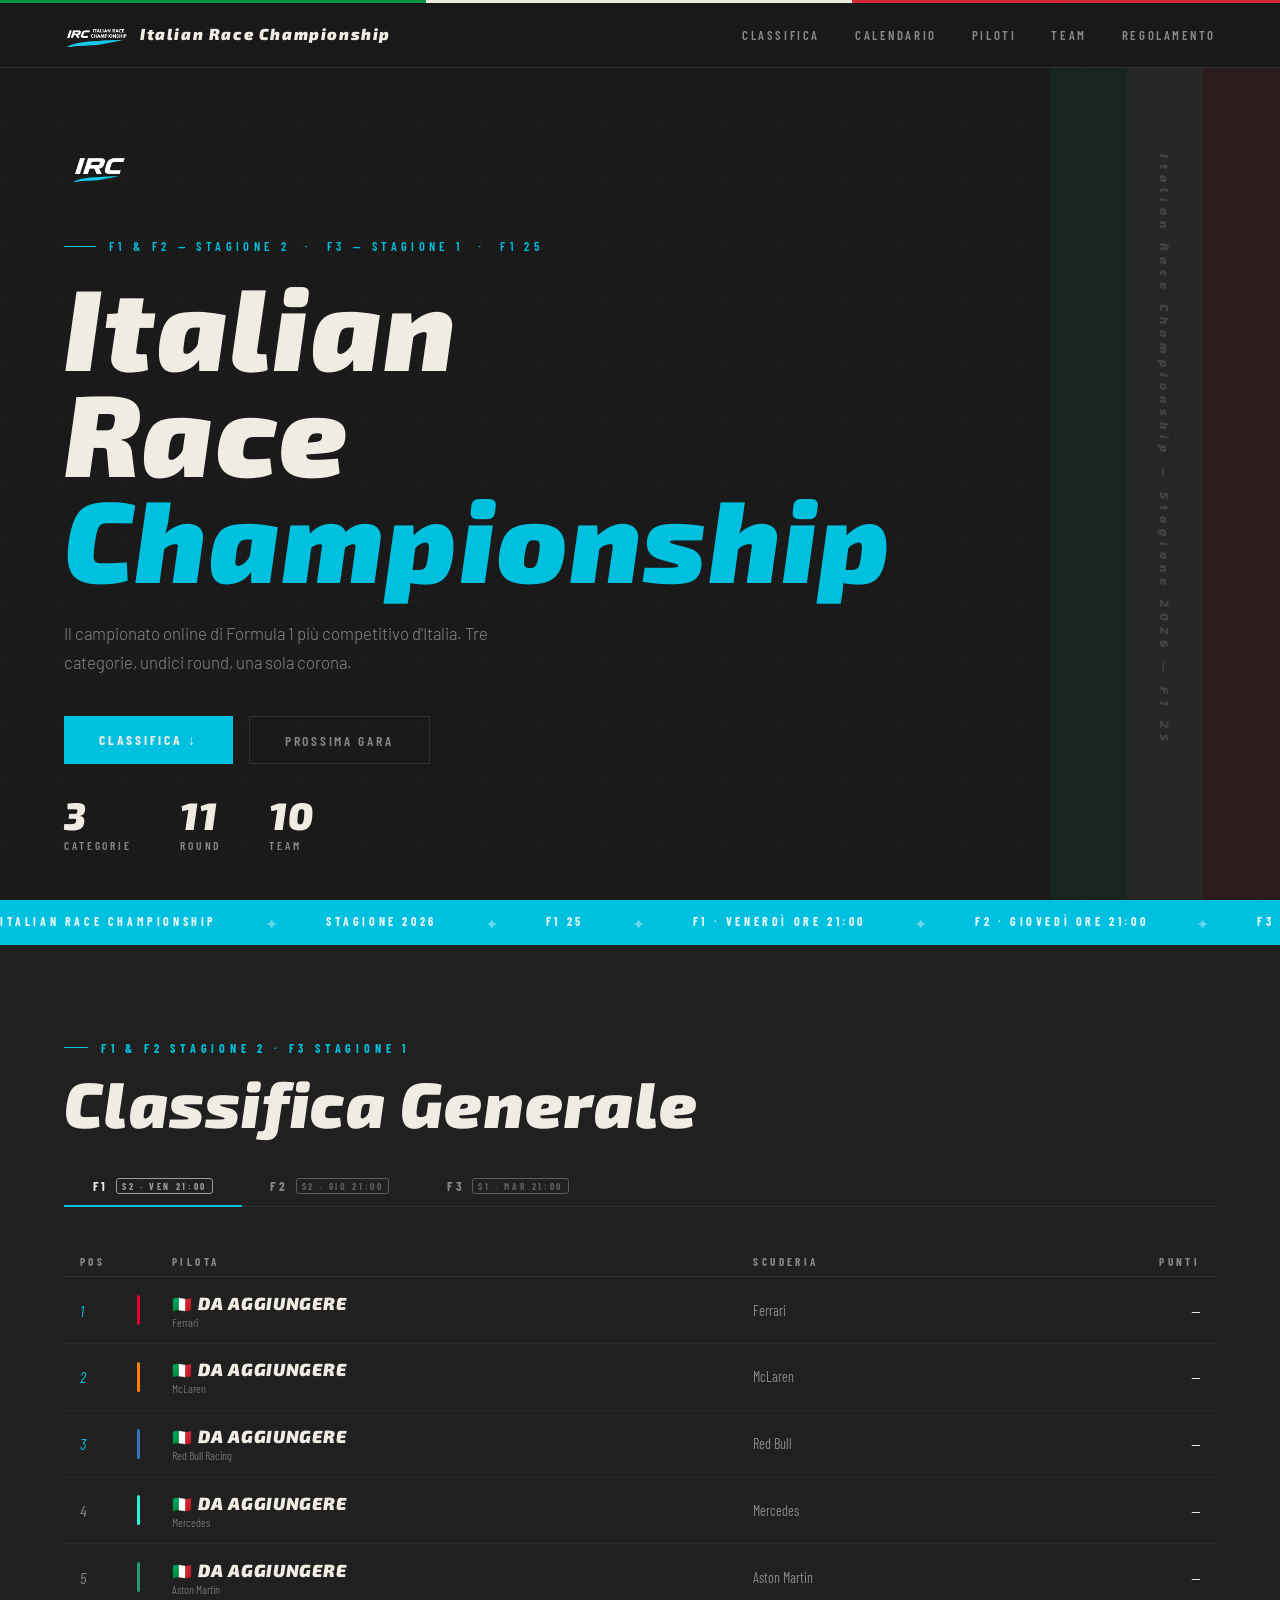
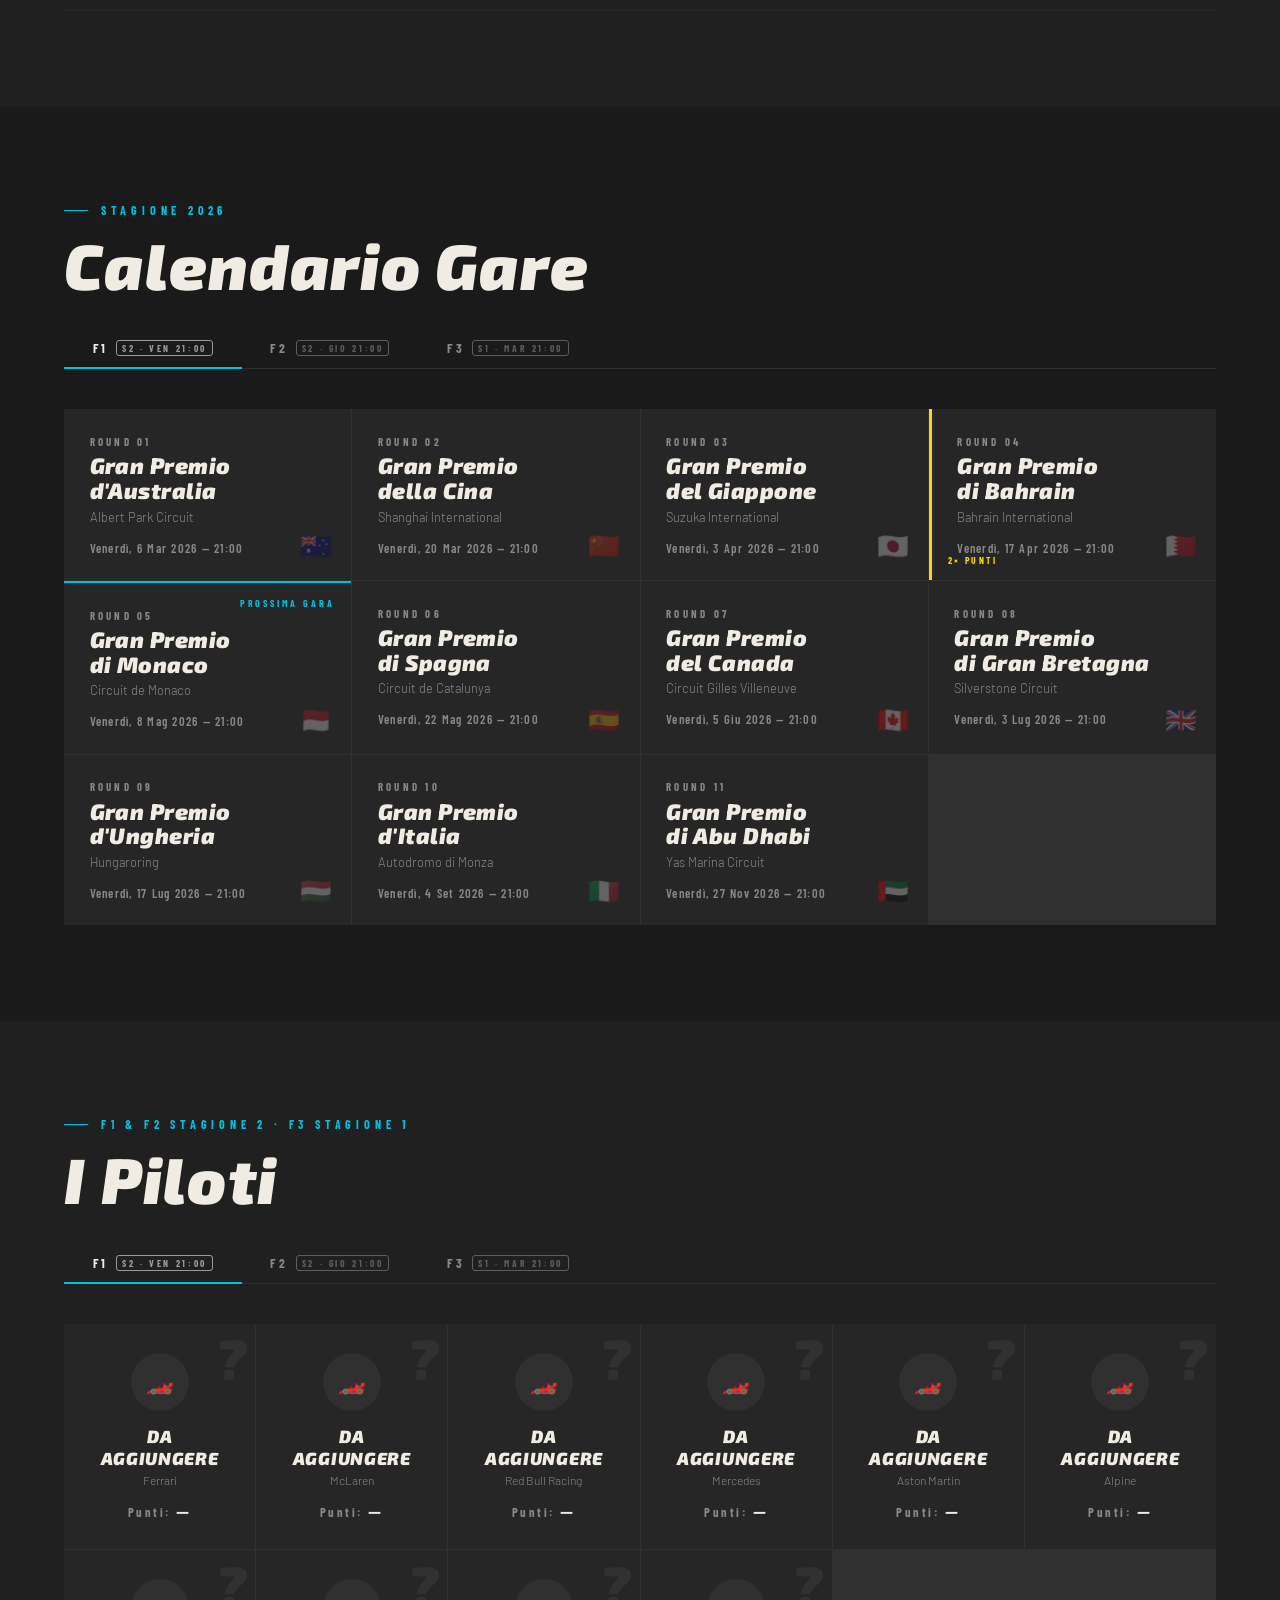
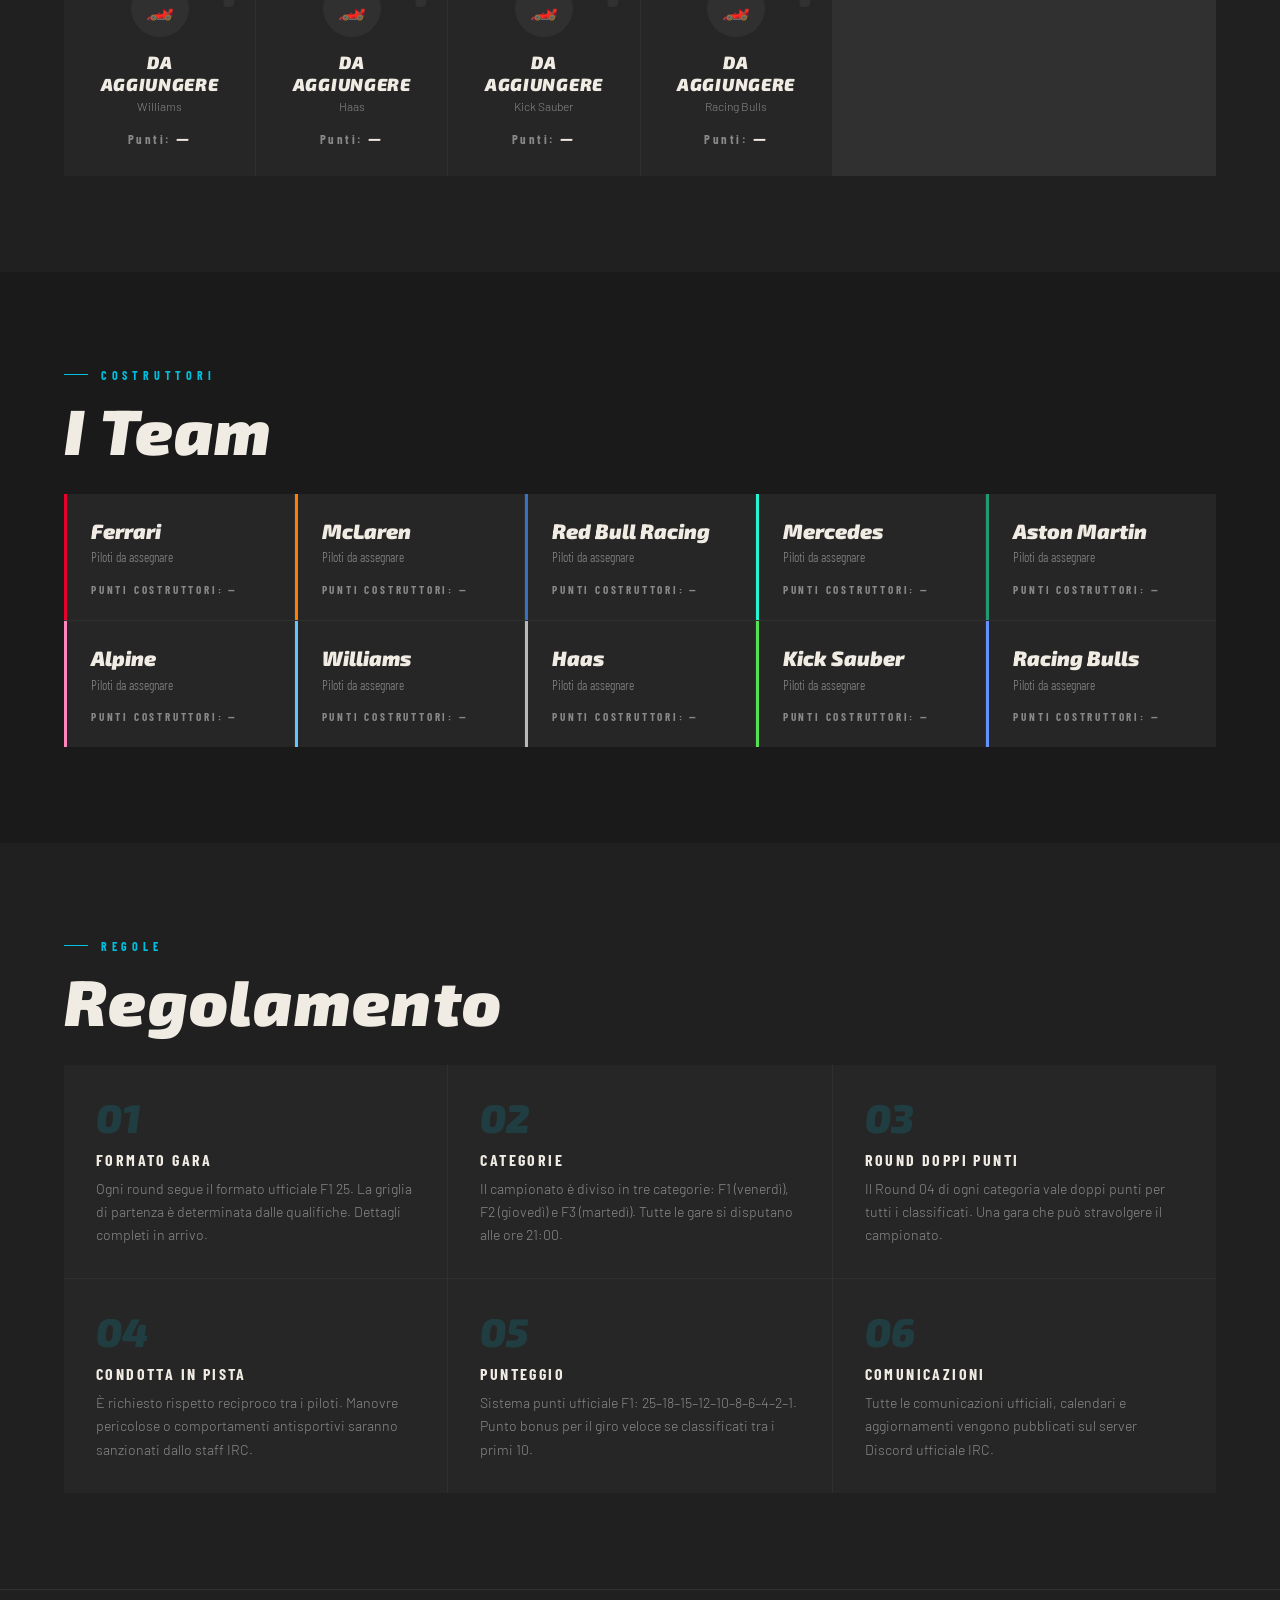
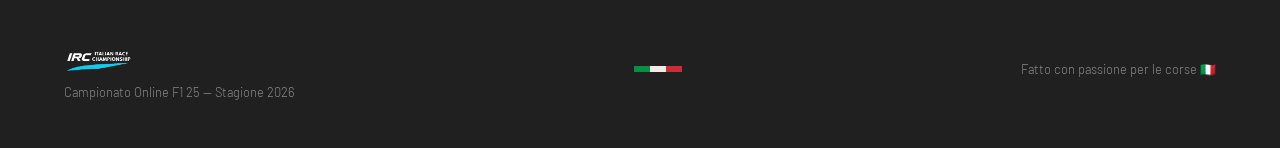
<file: index.html>
<!DOCTYPE html>
<html lang="it">
<head>
    <meta charset="UTF-8" />
    <meta name="viewport" content="width=device-width, initial-scale=1.0" />
    <title>Italian Race Championship — F1 25</title>
    <link rel="preconnect" href="https://fonts.googleapis.com">
    <link href="https://fonts.googleapis.com/css2?family=Exo+2:ital,wght@0,800;0,900;1,800;1,900&family=Barlow+Condensed:wght@300;400;600;700&family=Barlow:wght@300;400&display=swap" rel="stylesheet">
    <link rel="stylesheet" href="style.css">
</head>
<body>

    <!-- NAVBAR -->
    <nav id="navbar">
        <a href="#" class="nav-logo">
            <img src="IRC_completo_white.png" alt="IRC" />
            <span class="nav-logo-text">Italian Race Championship</span>
        </a>
        <ul class="nav-links" id="navLinks">
            <li><a href="#classifica">Classifica</a></li>
            <li><a href="#calendario">Calendario</a></li>
            <li><a href="#piloti">Piloti</a></li>
            <li><a href="#team">Team</a></li>
            <li><a href="#regolamento">Regolamento</a></li>
        </ul>
        <button class="hamburger" id="hamburger" aria-label="Menu">
            <span></span><span></span><span></span>
        </button>
    </nav>

    <!-- HERO -->
    <section class="hero" id="home">
        <div class="hero-content">
            <div class="hero-logo">
                <img src="IRC_acronimo_white.png" alt="Italian Race Championship" />
            </div>
            <div class="hero-label">F1 &amp; F2 — Stagione 2 &nbsp;·&nbsp; F3 — Stagione 1 &nbsp;·&nbsp; F1 25</div>
            <h1 class="hero-title">
                Italian<br>
                <span class="outline" style="-webkit-text-stroke:0;color:var(--white);">Race</span><br>
                <span class="accent">Championship</span>
            </h1>
            <p class="hero-sub">
                Il campionato online di Formula 1 più competitivo d'Italia. Tre categorie, undici round, una sola corona.
            </p>
            <div class="hero-actions">
                <a href="#classifica" class="btn-primary">Classifica ↓</a>
                <a href="#calendario" class="btn-ghost">Prossima Gara</a>
            </div>
        </div>
        <div class="hero-stats">
            <div class="stat-item">
                <div class="stat-num">3</div>
                <div class="stat-label">Categorie</div>
            </div>
            <div class="stat-item">
                <div class="stat-num">11</div>
                <div class="stat-label">Round</div>
            </div>
            <div class="stat-item">
                <div class="stat-num">10</div>
                <div class="stat-label">Team</div>
            </div>
        </div>
        <div class="hero-season"><span>Italian Race Championship — Stagione 2026 — F1 25</span></div>
    </section>

    <!-- MARQUEE -->
    <div class="marquee-strip">
        <div class="marquee-inner">
            <span class="marquee-item">Italian Race Championship</span>
            <span class="marquee-sep">✦</span>
            <span class="marquee-item">Stagione 2026</span>
            <span class="marquee-sep">✦</span>
            <span class="marquee-item">F1 25</span>
            <span class="marquee-sep">✦</span>
            <span class="marquee-item">F1 · Venerdì ore 21:00</span>
            <span class="marquee-sep">✦</span>
            <span class="marquee-item">F2 · Giovedì ore 21:00</span>
            <span class="marquee-sep">✦</span>
            <span class="marquee-item">F3 · Martedì ore 21:00</span>
            <span class="marquee-sep">✦</span>
            <span class="marquee-item">Italian Race Championship</span>
            <span class="marquee-sep">✦</span>
            <span class="marquee-item">Stagione 2026</span>
            <span class="marquee-sep">✦</span>
            <span class="marquee-item">F1 25</span>
            <span class="marquee-sep">✦</span>
            <span class="marquee-item">F1 · Venerdì ore 21:00</span>
            <span class="marquee-sep">✦</span>
            <span class="marquee-item">F2 · Giovedì ore 21:00</span>
            <span class="marquee-sep">✦</span>
            <span class="marquee-item">F3 · Martedì ore 21:00</span>
            <span class="marquee-sep">✦</span>
        </div>
    </div>

    <!-- CLASSIFICA -->
    <section id="classifica">
        <div class="section-label">F1 &amp; F2 Stagione 2 · F3 Stagione 1</div>
        <h2 class="section-title">Classifica Generale</h2>
        <div class="cat-tabs">
            <button class="cat-tab active" data-target="cls-f1">F1 <span class="tab-badge">S2 · VEN 21:00</span></button>
            <button class="cat-tab" data-target="cls-f2">F2 <span class="tab-badge">S2 · GIO 21:00</span></button>
            <button class="cat-tab" data-target="cls-f3">F3 <span class="tab-badge">S1 · MAR 21:00</span></button>
        </div>

        <!-- F1 -->
        <div class="cat-pane active" id="cls-f1">
            <table class="standings-table">
                <thead><tr><th style="width:50px">Pos</th><th style="width:16px"></th><th>Pilota</th><th>Scuderia</th><th style="text-align:right">Punti</th></tr></thead>
                <tbody>
                    <tr><td class="pos-num top">1</td><td><div class="team-color-bar" style="background:#e8002d"></div></td><td><span class="driver-flag">🇮🇹</span><span class="t-driver-name">DA AGGIUNGERE</span><span class="t-driver-team">Ferrari</span></td><td style="color:var(--dim);font-family:'Barlow Condensed',sans-serif;font-size:.88rem;">Ferrari</td><td class="pts">—</td></tr>
                    <tr><td class="pos-num top">2</td><td><div class="team-color-bar" style="background:#FF8000"></div></td><td><span class="driver-flag">🇮🇹</span><span class="t-driver-name">DA AGGIUNGERE</span><span class="t-driver-team">McLaren</span></td><td style="color:var(--dim);font-family:'Barlow Condensed',sans-serif;font-size:.88rem;">McLaren</td><td class="pts">—</td></tr>
                    <tr><td class="pos-num top">3</td><td><div class="team-color-bar" style="background:#3671C6"></div></td><td><span class="driver-flag">🇮🇹</span><span class="t-driver-name">DA AGGIUNGERE</span><span class="t-driver-team">Red Bull Racing</span></td><td style="color:var(--dim);font-family:'Barlow Condensed',sans-serif;font-size:.88rem;">Red Bull</td><td class="pts">—</td></tr>
                    <tr><td class="pos-num">4</td><td><div class="team-color-bar" style="background:#27F4D2"></div></td><td><span class="driver-flag">🇮🇹</span><span class="t-driver-name">DA AGGIUNGERE</span><span class="t-driver-team">Mercedes</span></td><td style="color:var(--dim);font-family:'Barlow Condensed',sans-serif;font-size:.88rem;">Mercedes</td><td class="pts">—</td></tr>
                    <tr><td class="pos-num">5</td><td><div class="team-color-bar" style="background:#229971"></div></td><td><span class="driver-flag">🇮🇹</span><span class="t-driver-name">DA AGGIUNGERE</span><span class="t-driver-team">Aston Martin</span></td><td style="color:var(--dim);font-family:'Barlow Condensed',sans-serif;font-size:.88rem;">Aston Martin</td><td class="pts">—</td></tr>
                </tbody>
            </table>
        </div>

        <!-- F2 -->
        <div class="cat-pane" id="cls-f2">
            <table class="standings-table">
                <thead><tr><th style="width:50px">Pos</th><th style="width:16px"></th><th>Pilota</th><th>Scuderia</th><th style="text-align:right">Punti</th></tr></thead>
                <tbody>
                    <tr><td class="pos-num top">1</td><td><div class="team-color-bar" style="background:#FF87BC"></div></td><td><span class="driver-flag">🇮🇹</span><span class="t-driver-name">DA AGGIUNGERE</span><span class="t-driver-team">Alpine</span></td><td style="color:var(--dim);font-family:'Barlow Condensed',sans-serif;font-size:.88rem;">Alpine</td><td class="pts">—</td></tr>
                    <tr><td class="pos-num top">2</td><td><div class="team-color-bar" style="background:#64C4FF"></div></td><td><span class="driver-flag">🇮🇹</span><span class="t-driver-name">DA AGGIUNGERE</span><span class="t-driver-team">Williams</span></td><td style="color:var(--dim);font-family:'Barlow Condensed',sans-serif;font-size:.88rem;">Williams</td><td class="pts">—</td></tr>
                    <tr><td class="pos-num top">3</td><td><div class="team-color-bar" style="background:#B6BABD"></div></td><td><span class="driver-flag">🇮🇹</span><span class="t-driver-name">DA AGGIUNGERE</span><span class="t-driver-team">Haas</span></td><td style="color:var(--dim);font-family:'Barlow Condensed',sans-serif;font-size:.88rem;">Haas</td><td class="pts">—</td></tr>
                    <tr><td class="pos-num">4</td><td><div class="team-color-bar" style="background:#52E252"></div></td><td><span class="driver-flag">🇮🇹</span><span class="t-driver-name">DA AGGIUNGERE</span><span class="t-driver-team">Kick Sauber</span></td><td style="color:var(--dim);font-family:'Barlow Condensed',sans-serif;font-size:.88rem;">Kick Sauber</td><td class="pts">—</td></tr>
                    <tr><td class="pos-num">5</td><td><div class="team-color-bar" style="background:#6692FF"></div></td><td><span class="driver-flag">🇮🇹</span><span class="t-driver-name">DA AGGIUNGERE</span><span class="t-driver-team">Racing Bulls</span></td><td style="color:var(--dim);font-family:'Barlow Condensed',sans-serif;font-size:.88rem;">Racing Bulls</td><td class="pts">—</td></tr>
                </tbody>
            </table>
        </div>

        <!-- F3 -->
        <div class="cat-pane" id="cls-f3">
            <table class="standings-table">
                <thead><tr><th style="width:50px">Pos</th><th style="width:16px"></th><th>Pilota</th><th>Scuderia</th><th style="text-align:right">Punti</th></tr></thead>
                <tbody>
                    <tr><td class="pos-num top">1</td><td><div class="team-color-bar" style="background:#e8002d"></div></td><td><span class="driver-flag">🇮🇹</span><span class="t-driver-name">DA AGGIUNGERE</span><span class="t-driver-team">Ferrari</span></td><td style="color:var(--dim);font-family:'Barlow Condensed',sans-serif;font-size:.88rem;">Ferrari</td><td class="pts">—</td></tr>
                    <tr><td class="pos-num top">2</td><td><div class="team-color-bar" style="background:#FF8000"></div></td><td><span class="driver-flag">🇮🇹</span><span class="t-driver-name">DA AGGIUNGERE</span><span class="t-driver-team">McLaren</span></td><td style="color:var(--dim);font-family:'Barlow Condensed',sans-serif;font-size:.88rem;">McLaren</td><td class="pts">—</td></tr>
                    <tr><td class="pos-num top">3</td><td><div class="team-color-bar" style="background:#3671C6"></div></td><td><span class="driver-flag">🇮🇹</span><span class="t-driver-name">DA AGGIUNGERE</span><span class="t-driver-team">Red Bull Racing</span></td><td style="color:var(--dim);font-family:'Barlow Condensed',sans-serif;font-size:.88rem;">Red Bull</td><td class="pts">—</td></tr>
                    <tr><td class="pos-num">4</td><td><div class="team-color-bar" style="background:#27F4D2"></div></td><td><span class="driver-flag">🇮🇹</span><span class="t-driver-name">DA AGGIUNGERE</span><span class="t-driver-team">Mercedes</span></td><td style="color:var(--dim);font-family:'Barlow Condensed',sans-serif;font-size:.88rem;">Mercedes</td><td class="pts">—</td></tr>
                    <tr><td class="pos-num">5</td><td><div class="team-color-bar" style="background:#229971"></div></td><td><span class="driver-flag">🇮🇹</span><span class="t-driver-name">DA AGGIUNGERE</span><span class="t-driver-team">Aston Martin</span></td><td style="color:var(--dim);font-family:'Barlow Condensed',sans-serif;font-size:.88rem;">Aston Martin</td><td class="pts">—</td></tr>
                </tbody>
            </table>
        </div>
    </section>

    <!-- CALENDARIO -->
    <section id="calendario">
        <div class="section-label">Stagione 2026</div>
        <h2 class="section-title">Calendario Gare</h2>
        <div class="cat-tabs">
            <button class="cat-tab active" data-target="cal-f1">F1 <span class="tab-badge">S2 · VEN 21:00</span></button>
            <button class="cat-tab" data-target="cal-f2">F2 <span class="tab-badge">S2 · GIO 21:00</span></button>
            <button class="cat-tab" data-target="cal-f3">F3 <span class="tab-badge">S1 · MAR 21:00</span></button>
        </div>

        <!-- F1 Calendar -->
        <div class="cat-pane active" id="cal-f1">
            <div class="races-grid">
                <div class="race-card"><div class="race-round">Round 01</div><div class="race-name">Gran Premio<br>d'Australia</div><div class="race-circuit">Albert Park Circuit</div><div class="race-date">Venerdì, 6 Mar 2026 — 21:00</div><div class="race-flag">🇦🇺</div></div>
                <div class="race-card"><div class="race-round">Round 02</div><div class="race-name">Gran Premio<br>della Cina</div><div class="race-circuit">Shanghai International</div><div class="race-date">Venerdì, 20 Mar 2026 — 21:00</div><div class="race-flag">🇨🇳</div></div>
                <div class="race-card"><div class="race-round">Round 03</div><div class="race-name">Gran Premio<br>del Giappone</div><div class="race-circuit">Suzuka International</div><div class="race-date">Venerdì, 3 Apr 2026 — 21:00</div><div class="race-flag">🇯🇵</div></div>
                <div class="race-card double-pts"><div class="race-round">Round 04</div><div class="race-name">Gran Premio<br>di Bahrain</div><div class="race-circuit">Bahrain International</div><div class="race-date">Venerdì, 17 Apr 2026 — 21:00</div><div class="race-flag">🇧🇭</div></div>
                <div class="race-card next"><div class="race-round">Round 05</div><div class="race-name">Gran Premio<br>di Monaco</div><div class="race-circuit">Circuit de Monaco</div><div class="race-date">Venerdì, 8 Mag 2026 — 21:00</div><div class="race-flag">🇲🇨</div></div>
                <div class="race-card"><div class="race-round">Round 06</div><div class="race-name">Gran Premio<br>di Spagna</div><div class="race-circuit">Circuit de Catalunya</div><div class="race-date">Venerdì, 22 Mag 2026 — 21:00</div><div class="race-flag">🇪🇸</div></div>
                <div class="race-card"><div class="race-round">Round 07</div><div class="race-name">Gran Premio<br>del Canada</div><div class="race-circuit">Circuit Gilles Villeneuve</div><div class="race-date">Venerdì, 5 Giu 2026 — 21:00</div><div class="race-flag">🇨🇦</div></div>
                <div class="race-card"><div class="race-round">Round 08</div><div class="race-name">Gran Premio<br>di Gran Bretagna</div><div class="race-circuit">Silverstone Circuit</div><div class="race-date">Venerdì, 3 Lug 2026 — 21:00</div><div class="race-flag">🇬🇧</div></div>
                <div class="race-card"><div class="race-round">Round 09</div><div class="race-name">Gran Premio<br>d'Ungheria</div><div class="race-circuit">Hungaroring</div><div class="race-date">Venerdì, 17 Lug 2026 — 21:00</div><div class="race-flag">🇭🇺</div></div>
                <div class="race-card"><div class="race-round">Round 10</div><div class="race-name">Gran Premio<br>d'Italia</div><div class="race-circuit">Autodromo di Monza</div><div class="race-date">Venerdì, 4 Set 2026 — 21:00</div><div class="race-flag">🇮🇹</div></div>
                <div class="race-card"><div class="race-round">Round 11</div><div class="race-name">Gran Premio<br>di Abu Dhabi</div><div class="race-circuit">Yas Marina Circuit</div><div class="race-date">Venerdì, 27 Nov 2026 — 21:00</div><div class="race-flag">🇦🇪</div></div>
            </div>
        </div>

        <!-- F2 Calendar -->
        <div class="cat-pane" id="cal-f2">
            <div class="races-grid">
                <div class="race-card"><div class="race-round">Round 01</div><div class="race-name">Gran Premio<br>d'Australia</div><div class="race-circuit">Albert Park Circuit</div><div class="race-date">Giovedì, 5 Mar 2026 — 21:00</div><div class="race-flag">🇦🇺</div></div>
                <div class="race-card"><div class="race-round">Round 02</div><div class="race-name">Gran Premio<br>della Cina</div><div class="race-circuit">Shanghai International</div><div class="race-date">Giovedì, 19 Mar 2026 — 21:00</div><div class="race-flag">🇨🇳</div></div>
                <div class="race-card"><div class="race-round">Round 03</div><div class="race-name">Gran Premio<br>del Giappone</div><div class="race-circuit">Suzuka International</div><div class="race-date">Giovedì, 2 Apr 2026 — 21:00</div><div class="race-flag">🇯🇵</div></div>
                <div class="race-card double-pts"><div class="race-round">Round 04</div><div class="race-name">Gran Premio<br>di Bahrain</div><div class="race-circuit">Bahrain International</div><div class="race-date">Giovedì, 16 Apr 2026 — 21:00</div><div class="race-flag">🇧🇭</div></div>
                <div class="race-card next"><div class="race-round">Round 05</div><div class="race-name">Gran Premio<br>di Monaco</div><div class="race-circuit">Circuit de Monaco</div><div class="race-date">Giovedì, 7 Mag 2026 — 21:00</div><div class="race-flag">🇲🇨</div></div>
                <div class="race-card"><div class="race-round">Round 06</div><div class="race-name">Gran Premio<br>di Spagna</div><div class="race-circuit">Circuit de Catalunya</div><div class="race-date">Giovedì, 21 Mag 2026 — 21:00</div><div class="race-flag">🇪🇸</div></div>
                <div class="race-card"><div class="race-round">Round 07</div><div class="race-name">Gran Premio<br>del Canada</div><div class="race-circuit">Circuit Gilles Villeneuve</div><div class="race-date">Giovedì, 4 Giu 2026 — 21:00</div><div class="race-flag">🇨🇦</div></div>
                <div class="race-card"><div class="race-round">Round 08</div><div class="race-name">Gran Premio<br>di Gran Bretagna</div><div class="race-circuit">Silverstone Circuit</div><div class="race-date">Giovedì, 2 Lug 2026 — 21:00</div><div class="race-flag">🇬🇧</div></div>
                <div class="race-card"><div class="race-round">Round 09</div><div class="race-name">Gran Premio<br>d'Ungheria</div><div class="race-circuit">Hungaroring</div><div class="race-date">Giovedì, 16 Lug 2026 — 21:00</div><div class="race-flag">🇭🇺</div></div>
                <div class="race-card"><div class="race-round">Round 10</div><div class="race-name">Gran Premio<br>d'Italia</div><div class="race-circuit">Autodromo di Monza</div><div class="race-date">Giovedì, 3 Set 2026 — 21:00</div><div class="race-flag">🇮🇹</div></div>
                <div class="race-card"><div class="race-round">Round 11</div><div class="race-name">Gran Premio<br>di Abu Dhabi</div><div class="race-circuit">Yas Marina Circuit</div><div class="race-date">Giovedì, 26 Nov 2026 — 21:00</div><div class="race-flag">🇦🇪</div></div>
            </div>
        </div>

        <!-- F3 Calendar -->
        <div class="cat-pane" id="cal-f3">
            <div class="races-grid">
                <div class="race-card"><div class="race-round">Round 01</div><div class="race-name">Gran Premio<br>d'Australia</div><div class="race-circuit">Albert Park Circuit</div><div class="race-date">Martedì, 3 Mar 2026 — 21:00</div><div class="race-flag">🇦🇺</div></div>
                <div class="race-card"><div class="race-round">Round 02</div><div class="race-name">Gran Premio<br>della Cina</div><div class="race-circuit">Shanghai International</div><div class="race-date">Martedì, 17 Mar 2026 — 21:00</div><div class="race-flag">🇨🇳</div></div>
                <div class="race-card"><div class="race-round">Round 03</div><div class="race-name">Gran Premio<br>del Giappone</div><div class="race-circuit">Suzuka International</div><div class="race-date">Martedì, 31 Mar 2026 — 21:00</div><div class="race-flag">🇯🇵</div></div>
                <div class="race-card double-pts"><div class="race-round">Round 04</div><div class="race-name">Gran Premio<br>di Bahrain</div><div class="race-circuit">Bahrain International</div><div class="race-date">Martedì, 14 Apr 2026 — 21:00</div><div class="race-flag">🇧🇭</div></div>
                <div class="race-card next"><div class="race-round">Round 05</div><div class="race-name">Gran Premio<br>di Monaco</div><div class="race-circuit">Circuit de Monaco</div><div class="race-date">Martedì, 5 Mag 2026 — 21:00</div><div class="race-flag">🇲🇨</div></div>
                <div class="race-card"><div class="race-round">Round 06</div><div class="race-name">Gran Premio<br>di Spagna</div><div class="race-circuit">Circuit de Catalunya</div><div class="race-date">Martedì, 19 Mag 2026 — 21:00</div><div class="race-flag">🇪🇸</div></div>
                <div class="race-card"><div class="race-round">Round 07</div><div class="race-name">Gran Premio<br>del Canada</div><div class="race-circuit">Circuit Gilles Villeneuve</div><div class="race-date">Martedì, 2 Giu 2026 — 21:00</div><div class="race-flag">🇨🇦</div></div>
                <div class="race-card"><div class="race-round">Round 08</div><div class="race-name">Gran Premio<br>di Gran Bretagna</div><div class="race-circuit">Silverstone Circuit</div><div class="race-date">Martedì, 30 Giu 2026 — 21:00</div><div class="race-flag">🇬🇧</div></div>
                <div class="race-card"><div class="race-round">Round 09</div><div class="race-name">Gran Premio<br>d'Ungheria</div><div class="race-circuit">Hungaroring</div><div class="race-date">Martedì, 14 Lug 2026 — 21:00</div><div class="race-flag">🇭🇺</div></div>
                <div class="race-card"><div class="race-round">Round 10</div><div class="race-name">Gran Premio<br>d'Italia</div><div class="race-circuit">Autodromo di Monza</div><div class="race-date">Martedì, 1 Set 2026 — 21:00</div><div class="race-flag">🇮🇹</div></div>
                <div class="race-card"><div class="race-round">Round 11</div><div class="race-name">Gran Premio<br>di Abu Dhabi</div><div class="race-circuit">Yas Marina Circuit</div><div class="race-date">Martedì, 24 Nov 2026 — 21:00</div><div class="race-flag">🇦🇪</div></div>
            </div>
        </div>
    </section>

    <!-- PILOTI -->
    <section id="piloti">
        <div class="section-label">F1 &amp; F2 Stagione 2 · F3 Stagione 1</div>
        <h2 class="section-title">I Piloti</h2>
        <div class="cat-tabs">
            <button class="cat-tab active" data-target="pil-f1">F1 <span class="tab-badge">S2 · VEN 21:00</span></button>
            <button class="cat-tab" data-target="pil-f2">F2 <span class="tab-badge">S2 · GIO 21:00</span></button>
            <button class="cat-tab" data-target="pil-f3">F3 <span class="tab-badge">S1 · MAR 21:00</span></button>
        </div>
        <div class="cat-pane active" id="pil-f1">
            <div class="drivers-grid">
                <div class="driver-card" data-team="Ferrari"><div class="driver-num-bg">?</div><div class="driver-avatar">🏎️</div><div class="t-driver-name">DA AGGIUNGERE</div><div class="t-driver-team">Ferrari</div><div class="driver-pts">Punti: <strong>—</strong></div></div>
                <div class="driver-card" data-team="McLaren"><div class="driver-num-bg">?</div><div class="driver-avatar">🏎️</div><div class="t-driver-name">DA AGGIUNGERE</div><div class="t-driver-team">McLaren</div><div class="driver-pts">Punti: <strong>—</strong></div></div>
                <div class="driver-card" data-team="Red Bull"><div class="driver-num-bg">?</div><div class="driver-avatar">🏎️</div><div class="t-driver-name">DA AGGIUNGERE</div><div class="t-driver-team">Red Bull Racing</div><div class="driver-pts">Punti: <strong>—</strong></div></div>
                <div class="driver-card" data-team="Mercedes"><div class="driver-num-bg">?</div><div class="driver-avatar">🏎️</div><div class="t-driver-name">DA AGGIUNGERE</div><div class="t-driver-team">Mercedes</div><div class="driver-pts">Punti: <strong>—</strong></div></div>
                <div class="driver-card" data-team="Aston Martin"><div class="driver-num-bg">?</div><div class="driver-avatar">🏎️</div><div class="t-driver-name">DA AGGIUNGERE</div><div class="t-driver-team">Aston Martin</div><div class="driver-pts">Punti: <strong>—</strong></div></div>
                <div class="driver-card" data-team="Alpine"><div class="driver-num-bg">?</div><div class="driver-avatar">🏎️</div><div class="t-driver-name">DA AGGIUNGERE</div><div class="t-driver-team">Alpine</div><div class="driver-pts">Punti: <strong>—</strong></div></div>
                <div class="driver-card" data-team="Williams"><div class="driver-num-bg">?</div><div class="driver-avatar">🏎️</div><div class="t-driver-name">DA AGGIUNGERE</div><div class="t-driver-team">Williams</div><div class="driver-pts">Punti: <strong>—</strong></div></div>
                <div class="driver-card" data-team="Haas"><div class="driver-num-bg">?</div><div class="driver-avatar">🏎️</div><div class="t-driver-name">DA AGGIUNGERE</div><div class="t-driver-team">Haas</div><div class="driver-pts">Punti: <strong>—</strong></div></div>
                <div class="driver-card" data-team="Kick Sauber"><div class="driver-num-bg">?</div><div class="driver-avatar">🏎️</div><div class="t-driver-name">DA AGGIUNGERE</div><div class="t-driver-team">Kick Sauber</div><div class="driver-pts">Punti: <strong>—</strong></div></div>
                <div class="driver-card" data-team="Racing Bulls"><div class="driver-num-bg">?</div><div class="driver-avatar">🏎️</div><div class="t-driver-name">DA AGGIUNGERE</div><div class="t-driver-team">Racing Bulls</div><div class="driver-pts">Punti: <strong>—</strong></div></div>
            </div>
        </div>
        <div class="cat-pane" id="pil-f2">
            <div class="drivers-grid">
                <div class="driver-card" data-team="Ferrari"><div class="driver-num-bg">?</div><div class="driver-avatar">🏎️</div><div class="t-driver-name">DA AGGIUNGERE</div><div class="t-driver-team">Ferrari</div><div class="driver-pts">Punti: <strong>—</strong></div></div>
                <div class="driver-card" data-team="McLaren"><div class="driver-num-bg">?</div><div class="driver-avatar">🏎️</div><div class="t-driver-name">DA AGGIUNGERE</div><div class="t-driver-team">McLaren</div><div class="driver-pts">Punti: <strong>—</strong></div></div>
                <div class="driver-card" data-team="Red Bull"><div class="driver-num-bg">?</div><div class="driver-avatar">🏎️</div><div class="t-driver-name">DA AGGIUNGERE</div><div class="t-driver-team">Red Bull Racing</div><div class="driver-pts">Punti: <strong>—</strong></div></div>
                <div class="driver-card" data-team="Mercedes"><div class="driver-num-bg">?</div><div class="driver-avatar">🏎️</div><div class="t-driver-name">DA AGGIUNGERE</div><div class="t-driver-team">Mercedes</div><div class="driver-pts">Punti: <strong>—</strong></div></div>
                <div class="driver-card" data-team="Aston Martin"><div class="driver-num-bg">?</div><div class="driver-avatar">🏎️</div><div class="t-driver-name">DA AGGIUNGERE</div><div class="t-driver-team">Aston Martin</div><div class="driver-pts">Punti: <strong>—</strong></div></div>
                <div class="driver-card" data-team="Alpine"><div class="driver-num-bg">?</div><div class="driver-avatar">🏎️</div><div class="t-driver-name">DA AGGIUNGERE</div><div class="t-driver-team">Alpine</div><div class="driver-pts">Punti: <strong>—</strong></div></div>
                <div class="driver-card" data-team="Williams"><div class="driver-num-bg">?</div><div class="driver-avatar">🏎️</div><div class="t-driver-name">DA AGGIUNGERE</div><div class="t-driver-team">Williams</div><div class="driver-pts">Punti: <strong>—</strong></div></div>
                <div class="driver-card" data-team="Haas"><div class="driver-num-bg">?</div><div class="driver-avatar">🏎️</div><div class="t-driver-name">DA AGGIUNGERE</div><div class="t-driver-team">Haas</div><div class="driver-pts">Punti: <strong>—</strong></div></div>
                <div class="driver-card" data-team="Kick Sauber"><div class="driver-num-bg">?</div><div class="driver-avatar">🏎️</div><div class="t-driver-name">DA AGGIUNGERE</div><div class="t-driver-team">Kick Sauber</div><div class="driver-pts">Punti: <strong>—</strong></div></div>
                <div class="driver-card" data-team="Racing Bulls"><div class="driver-num-bg">?</div><div class="driver-avatar">🏎️</div><div class="t-driver-name">DA AGGIUNGERE</div><div class="t-driver-team">Racing Bulls</div><div class="driver-pts">Punti: <strong>—</strong></div></div>
            </div>
        </div>
        <div class="cat-pane" id="pil-f3">
            <div class="drivers-grid">
                <div class="driver-card" data-team="Ferrari"><div class="driver-num-bg">?</div><div class="driver-avatar">🏎️</div><div class="t-driver-name">DA AGGIUNGERE</div><div class="t-driver-team">Ferrari</div><div class="driver-pts">Punti: <strong>—</strong></div></div>
                <div class="driver-card" data-team="McLaren"><div class="driver-num-bg">?</div><div class="driver-avatar">🏎️</div><div class="t-driver-name">DA AGGIUNGERE</div><div class="t-driver-team">McLaren</div><div class="driver-pts">Punti: <strong>—</strong></div></div>
                <div class="driver-card" data-team="Red Bull"><div class="driver-num-bg">?</div><div class="driver-avatar">🏎️</div><div class="t-driver-name">DA AGGIUNGERE</div><div class="t-driver-team">Red Bull Racing</div><div class="driver-pts">Punti: <strong>—</strong></div></div>
                <div class="driver-card" data-team="Mercedes"><div class="driver-num-bg">?</div><div class="driver-avatar">🏎️</div><div class="t-driver-name">DA AGGIUNGERE</div><div class="t-driver-team">Mercedes</div><div class="driver-pts">Punti: <strong>—</strong></div></div>
                <div class="driver-card" data-team="Aston Martin"><div class="driver-num-bg">?</div><div class="driver-avatar">🏎️</div><div class="t-driver-name">DA AGGIUNGERE</div><div class="t-driver-team">Aston Martin</div><div class="driver-pts">Punti: <strong>—</strong></div></div>
                <div class="driver-card" data-team="Alpine"><div class="driver-num-bg">?</div><div class="driver-avatar">🏎️</div><div class="t-driver-name">DA AGGIUNGERE</div><div class="t-driver-team">Alpine</div><div class="driver-pts">Punti: <strong>—</strong></div></div>
                <div class="driver-card" data-team="Williams"><div class="driver-num-bg">?</div><div class="driver-avatar">🏎️</div><div class="t-driver-name">DA AGGIUNGERE</div><div class="t-driver-team">Williams</div><div class="driver-pts">Punti: <strong>—</strong></div></div>
                <div class="driver-card" data-team="Haas"><div class="driver-num-bg">?</div><div class="driver-avatar">🏎️</div><div class="t-driver-name">DA AGGIUNGERE</div><div class="t-driver-team">Haas</div><div class="driver-pts">Punti: <strong>—</strong></div></div>
                <div class="driver-card" data-team="Kick Sauber"><div class="driver-num-bg">?</div><div class="driver-avatar">🏎️</div><div class="t-driver-name">DA AGGIUNGERE</div><div class="t-driver-team">Kick Sauber</div><div class="driver-pts">Punti: <strong>—</strong></div></div>
                <div class="driver-card" data-team="Racing Bulls"><div class="driver-num-bg">?</div><div class="driver-avatar">🏎️</div><div class="t-driver-name">DA AGGIUNGERE</div><div class="t-driver-team">Racing Bulls</div><div class="driver-pts">Punti: <strong>—</strong></div></div>
            </div>
        </div>
    </section>

    <!-- TEAM -->
    <section id="team">
        <div class="section-label">Costruttori</div>
        <h2 class="section-title">I Team</h2>
        <div class="teams-grid">
            <div class="team-card" style="border-left-color:#e8002d"><div class="team-card-name">Ferrari</div><div class="team-card-drivers">Piloti da assegnare</div><div class="team-pts-row">Punti Costruttori: —</div></div>
            <div class="team-card" style="border-left-color:#FF8000"><div class="team-card-name">McLaren</div><div class="team-card-drivers">Piloti da assegnare</div><div class="team-pts-row">Punti Costruttori: —</div></div>
            <div class="team-card" style="border-left-color:#3671C6"><div class="team-card-name">Red Bull Racing</div><div class="team-card-drivers">Piloti da assegnare</div><div class="team-pts-row">Punti Costruttori: —</div></div>
            <div class="team-card" style="border-left-color:#27F4D2"><div class="team-card-name">Mercedes</div><div class="team-card-drivers">Piloti da assegnare</div><div class="team-pts-row">Punti Costruttori: —</div></div>
            <div class="team-card" style="border-left-color:#229971"><div class="team-card-name">Aston Martin</div><div class="team-card-drivers">Piloti da assegnare</div><div class="team-pts-row">Punti Costruttori: —</div></div>
            <div class="team-card" style="border-left-color:#FF87BC"><div class="team-card-name">Alpine</div><div class="team-card-drivers">Piloti da assegnare</div><div class="team-pts-row">Punti Costruttori: —</div></div>
            <div class="team-card" style="border-left-color:#64C4FF"><div class="team-card-name">Williams</div><div class="team-card-drivers">Piloti da assegnare</div><div class="team-pts-row">Punti Costruttori: —</div></div>
            <div class="team-card" style="border-left-color:#B6BABD"><div class="team-card-name">Haas</div><div class="team-card-drivers">Piloti da assegnare</div><div class="team-pts-row">Punti Costruttori: —</div></div>
            <div class="team-card" style="border-left-color:#52E252"><div class="team-card-name">Kick Sauber</div><div class="team-card-drivers">Piloti da assegnare</div><div class="team-pts-row">Punti Costruttori: —</div></div>
            <div class="team-card" style="border-left-color:#6692FF"><div class="team-card-name">Racing Bulls</div><div class="team-card-drivers">Piloti da assegnare</div><div class="team-pts-row">Punti Costruttori: —</div></div>
        </div>
    </section>

    <!-- REGOLAMENTO -->
    <section id="regolamento">
        <div class="section-label">Regole</div>
        <h2 class="section-title">Regolamento</h2>
        <div class="rules-grid">
            <div class="rule-card"><div class="rule-num">01</div><div class="rule-title">Formato Gara</div><div class="rule-text">Ogni round segue il formato ufficiale F1 25. La griglia di partenza è determinata dalle qualifiche. Dettagli completi in arrivo.</div></div>
            <div class="rule-card"><div class="rule-num">02</div><div class="rule-title">Categorie</div><div class="rule-text">Il campionato è diviso in tre categorie: F1 (venerdì), F2 (giovedì) e F3 (martedì). Tutte le gare si disputano alle ore 21:00.</div></div>
            <div class="rule-card"><div class="rule-num">03</div><div class="rule-title">Round Doppi Punti</div><div class="rule-text">Il Round 04 di ogni categoria vale doppi punti per tutti i classificati. Una gara che può stravolgere il campionato.</div></div>
            <div class="rule-card"><div class="rule-num">04</div><div class="rule-title">Condotta in Pista</div><div class="rule-text">È richiesto rispetto reciproco tra i piloti. Manovre pericolose o comportamenti antisportivi saranno sanzionati dallo staff IRC.</div></div>
            <div class="rule-card"><div class="rule-num">05</div><div class="rule-title">Punteggio</div><div class="rule-text">Sistema punti ufficiale F1: 25–18–15–12–10–8–6–4–2–1. Punto bonus per il giro veloce se classificati tra i primi 10.</div></div>
            <div class="rule-card"><div class="rule-num">06</div><div class="rule-title">Comunicazioni</div><div class="rule-text">Tutte le comunicazioni ufficiali, calendari e aggiornamenti vengono pubblicati sul server Discord ufficiale IRC.</div></div>
        </div>
    </section>

    <!-- FOOTER -->
    <footer>
        <div>
            <img src="IRC_completo_white.png" alt="IRC" style="height:38px;object-fit:contain;margin-bottom:.5rem;display:block;">
            <p class="footer-copy">Campionato Online F1 25 — Stagione 2026</p>
        </div>
        <div class="tricolore"></div>
        <p class="footer-copy">Fatto con passione per le corse 🇮🇹</p>
    </footer>

    <script>
        // Hamburger
        const hamburger = document.getElementById('hamburger');
        const navLinks = document.getElementById('navLinks');
        hamburger.addEventListener('click', () => navLinks.classList.toggle('open'));
        navLinks.querySelectorAll('a').forEach(a => a.addEventListener('click', () => navLinks.classList.remove('open')));

        // Navbar shadow
        window.addEventListener('scroll', () => {
            document.getElementById('navbar').style.boxShadow = window.scrollY > 10 ? '0 4px 24px rgba(0,0,0,.4)' : 'none';
        });

        // Tab switching — works for all sections independently
        document.querySelectorAll('.cat-tabs').forEach(tabGroup => {
            tabGroup.querySelectorAll('.cat-tab').forEach(tab => {
                tab.addEventListener('click', () => {
                    // Deactivate all tabs in this group
                    tabGroup.querySelectorAll('.cat-tab').forEach(t => t.classList.remove('active'));
                    tab.classList.add('active');
                    // Find the parent section and toggle panes within it
                    const section = tabGroup.closest('section');
                    const targetId = tab.getAttribute('data-target');
                    section.querySelectorAll('.cat-pane').forEach(pane => {
                        pane.classList.toggle('active', pane.id === targetId);
                    });
                });
            });
        });

        // Scroll fade-in
        const observer = new IntersectionObserver((entries) => {
            entries.forEach(e => {
                if (e.isIntersecting) { e.target.style.opacity = '1'; e.target.style.transform = 'translateY(0)'; }
            });
        }, { threshold: 0.06 });
        document.querySelectorAll('.race-card, .driver-card, .team-card, .rule-card, .standings-table tbody tr').forEach(el => {
            el.style.opacity = '0'; el.style.transform = 'translateY(18px)'; el.style.transition = 'opacity .5s ease, transform .5s ease';
            observer.observe(el);
        });
    </script>
</body>
</html>
</file>
<file: style.css>
*, *::before, *::after {
            margin: 0;
            padding: 0;
            box-sizing: border-box;
        }

        :root {
            --black: #1a1a1a;
            --dark: #202020;
            --card: #262626;
            --border: #303030;
            --green: #009246;
            --red-it: #ce2b37;
            --white: #f0ece4;
            --blue: #00C0DF;
            --blue-dk: #0099b8;
            --dim: #888;
        }

        html {
            scroll-behavior: smooth;
        }

        body {
            background: var(--black);
            color: var(--white);
            font-family: 'Barlow', sans-serif;
            font-weight: 300;
            overflow-x: hidden;
        }

        ::-webkit-scrollbar {
            width: 4px;
        }

        ::-webkit-scrollbar-track {
            background: var(--black);
        }

        ::-webkit-scrollbar-thumb {
            background: var(--blue);
        }

        /* ══ NAVBAR ══ */
        nav {
            position: fixed;
            top: 0;
            left: 0;
            width: 100%;
            z-index: 100;
            display: flex;
            align-items: center;
            justify-content: space-between;
            padding: 0 4rem;
            height: 68px;
            background: rgba(26,26,26,0.96);
            backdrop-filter: blur(14px);
            border-bottom: 1px solid var(--border);
        }

            nav::before {
                content: '';
                position: absolute;
                top: 0;
                left: 0;
                width: 100%;
                height: 3px;
                background: linear-gradient(90deg, var(--green) 33.3%, var(--white) 33.3% 66.6%, var(--red-it) 66.6%);
            }

        .nav-logo {
            text-decoration: none;
            display: flex;
            align-items: center;
            gap: 0.75rem;
        }

            .nav-logo img {
                height: 36px;
                object-fit: contain;
            }

        .nav-logo-text {
            font-family: 'Exo 2', sans-serif;
            font-weight: 900;
            font-style: italic;
            font-size: 1rem;
            letter-spacing: 0.1em;
            color: var(--white);
        }

        .nav-links {
            display: flex;
            align-items: center;
            gap: 2.2rem;
            list-style: none;
        }

            .nav-links a {
                font-family: 'Barlow Condensed', sans-serif;
                font-size: 0.8rem;
                font-weight: 600;
                letter-spacing: 0.2em;
                text-transform: uppercase;
                color: var(--dim);
                text-decoration: none;
                transition: color .2s;
                position: relative;
            }

                .nav-links a::after {
                    content: '';
                    position: absolute;
                    bottom: -4px;
                    left: 0;
                    width: 0;
                    height: 1px;
                    background: var(--blue);
                    transition: width .3s ease;
                }

                .nav-links a:hover {
                    color: var(--white);
                }

                    .nav-links a:hover::after {
                        width: 100%;
                    }

        .hamburger {
            display: none;
            flex-direction: column;
            gap: 5px;
            cursor: pointer;
            background: none;
            border: none;
            padding: 4px;
        }

            .hamburger span {
                display: block;
                width: 24px;
                height: 2px;
                background: var(--white);
                transition: .3s;
            }

        /* ══ HERO ══ */
        .hero {
            min-height: 100vh;
            display: flex;
            align-items: center;
            position: relative;
            overflow: hidden;
            padding: 0 4rem;
        }
            /* Subtle grid only, no flag stripes */
            .hero::after {
                content: '';
                position: absolute;
                inset: 0;
                background-image: linear-gradient(rgba(255,255,255,.014) 1px, transparent 1px), linear-gradient(90deg, rgba(255,255,255,.014) 1px, transparent 1px);
                background-size: 60px 60px;
                pointer-events: none;
            }
            /* Italian flag — right side, compact vertical stripes */
            .hero::before {
                content: '';
                position: absolute;
                top: 0;
                right: 0;
                width: 18%;
                height: 100%;
                background: linear-gradient(90deg, rgba(0,146,70,.09) 0%, rgba(0,146,70,.09) 33.3%, rgba(240,236,228,.06) 33.3%, rgba(240,236,228,.06) 66.6%, rgba(206,43,55,.09) 66.6%, rgba(206,43,55,.09) 100% );
                pointer-events: none;
            }

        .hero-content {
            position: relative;
            z-index: 2;
            max-width: 760px;
        }

        @keyframes fadeUp {
            from {
                opacity: 0;
                transform: translateY(28px);
            }

            to {
                opacity: 1;
                transform: translateY(0);
            }
        }

        .hero-logo {
            margin-bottom: 2rem;
            animation: fadeUp .9s ease both;
        }

            .hero-logo img {
                height: 68px;
                object-fit: contain;
            }

        .hero-label {
            font-family: 'Barlow Condensed', sans-serif;
            font-size: 0.78rem;
            font-weight: 600;
            letter-spacing: 0.35em;
            text-transform: uppercase;
            color: var(--blue);
            display: flex;
            align-items: center;
            gap: 0.8rem;
            margin-bottom: 1.2rem;
            animation: fadeUp .9s .1s ease both;
        }

            .hero-label::before {
                content: '';
                display: block;
                width: 32px;
                height: 1px;
                background: var(--blue);
            }

        .hero-title {
            font-family: 'Exo 2', sans-serif;
            font-weight: 900;
            font-style: italic;
            font-size: clamp(3.8rem, 9vw, 8.5rem);
            line-height: .92;
            letter-spacing: 0.02em;
            color: var(--white);
            animation: fadeUp .9s .2s ease both;
        }

            .hero-title .outline {
                -webkit-text-stroke: 1px rgba(240,236,228,.28);
                color: transparent;
            }

            .hero-title .accent {
                color: var(--blue);
            }

        .hero-sub {
            margin-top: 1.8rem;
            font-size: 1.05rem;
            font-weight: 300;
            color: var(--dim);
            max-width: 480px;
            line-height: 1.7;
            animation: fadeUp .9s .35s ease both;
        }

        .hero-actions {
            margin-top: 2.5rem;
            display: flex;
            gap: 1rem;
            flex-wrap: wrap;
            animation: fadeUp .9s .45s ease both;
        }

        .btn-primary {
            font-family: 'Barlow Condensed', sans-serif;
            font-size: 0.85rem;
            font-weight: 700;
            letter-spacing: 0.2em;
            text-transform: uppercase;
            color: var(--white);
            background: var(--blue);
            padding: 0.9rem 2.2rem;
            text-decoration: none;
            transition: background .2s, transform .2s;
            display: inline-block;
        }

            .btn-primary:hover {
                background: var(--blue-dk);
                transform: translateY(-2px);
            }

        .btn-ghost {
            font-family: 'Barlow Condensed', sans-serif;
            font-size: 0.85rem;
            font-weight: 600;
            letter-spacing: 0.2em;
            text-transform: uppercase;
            color: var(--dim);
            border: 1px solid var(--border);
            padding: 0.9rem 2.2rem;
            text-decoration: none;
            transition: border-color .2s, color .2s;
            display: inline-block;
        }

            .btn-ghost:hover {
                border-color: var(--white);
                color: var(--white);
            }

        .hero-stats {
            position: absolute;
            bottom: 3rem;
            left: 4rem;
            display: flex;
            gap: 3rem;
            animation: fadeUp .9s .6s ease both;
            z-index: 2;
        }

        .stat-num {
            font-family: 'Exo 2', sans-serif;
            font-weight: 900;
            font-style: italic;
            font-size: 2.4rem;
            letter-spacing: 0.02em;
            line-height: 1;
            color: var(--white);
        }

            .stat-num span {
                color: var(--blue);
                font-size: 1.4rem;
            }

        .stat-label {
            font-family: 'Barlow Condensed', sans-serif;
            font-size: 0.72rem;
            font-weight: 600;
            letter-spacing: 0.25em;
            text-transform: uppercase;
            color: var(--dim);
            margin-top: 0.2rem;
        }

        .hero-season {
            position: absolute;
            right: 0;
            top: 0;
            width: 18%;
            height: 100%;
            display: flex;
            align-items: center;
            justify-content: center;
            z-index: 2;
            pointer-events: none;
        }

            .hero-season span {
                display: block;
                transform: rotate(90deg);
                white-space: nowrap;
                font-family: 'Exo 2', sans-serif;
                font-weight: 900;
                font-style: italic;
                font-size: 0.75rem;
                letter-spacing: 0.5em;
                color: rgba(255,255,255,.13);
            }

        /* ══ MARQUEE ══ */
        .marquee-strip {
            background: var(--blue);
            padding: 0.65rem 0;
            overflow: hidden;
            white-space: nowrap;
        }

        .marquee-inner {
            display: inline-flex;
            gap: 3rem;
            animation: marquee 22s linear infinite;
        }

        @keyframes marquee {
            from {
                transform: translateX(0);
            }

            to {
                transform: translateX(-50%);
            }
        }

        .marquee-item {
            font-family: 'Barlow Condensed', sans-serif;
            font-size: 0.75rem;
            font-weight: 700;
            letter-spacing: 0.3em;
            text-transform: uppercase;
            color: rgba(255,255,255,.9);
        }

        .marquee-sep {
            color: rgba(255,255,255,.4);
        }

        /* ══ SECTION BASE ══ */
        section {
            padding: 6rem 4rem;
        }

        .section-label {
            font-family: 'Barlow Condensed', sans-serif;
            font-size: 0.75rem;
            font-weight: 700;
            letter-spacing: 0.4em;
            text-transform: uppercase;
            color: var(--blue);
            display: flex;
            align-items: center;
            gap: 0.8rem;
            margin-bottom: 1rem;
        }

            .section-label::before {
                content: '';
                display: block;
                width: 24px;
                height: 1px;
                background: var(--blue);
            }

        .section-title {
            font-family: 'Exo 2', sans-serif;
            font-weight: 900;
            font-style: italic;
            font-size: clamp(2.2rem, 5vw, 4rem);
            letter-spacing: 0.02em;
            line-height: 1;
            color: var(--white);
            margin-bottom: 2rem;
        }

        /* ══ CATEGORY TABS ══ */
        .cat-tabs {
            display: flex;
            gap: 0;
            margin-bottom: 2.5rem;
            border-bottom: 1px solid var(--border);
        }

        .cat-tab {
            font-family: 'Barlow Condensed', sans-serif;
            font-size: 0.82rem;
            font-weight: 700;
            letter-spacing: 0.2em;
            text-transform: uppercase;
            color: var(--dim);
            padding: 0.7rem 1.8rem;
            cursor: pointer;
            border: none;
            background: none;
            border-bottom: 2px solid transparent;
            margin-bottom: -1px;
            transition: color .2s, border-color .2s;
            display: flex;
            align-items: center;
            gap: 0.5rem;
        }

            .cat-tab .tab-badge {
                font-size: 0.6rem;
                padding: 1px 5px;
                border: 1px solid currentColor;
                border-radius: 3px;
                opacity: .6;
            }

            .cat-tab:hover {
                color: var(--white);
            }

            .cat-tab.active {
                color: var(--white);
                border-bottom-color: var(--blue);
            }

        .cat-pane {
            display: none;
        }

            .cat-pane.active {
                display: block;
            }

        /* ══ CLASSIFICA ══ */
        #classifica {
            background: var(--dark);
        }

        .standings-table {
            width: 100%;
            border-collapse: collapse;
        }

            .standings-table thead tr {
                border-bottom: 1px solid var(--border);
            }

            .standings-table th {
                font-family: 'Barlow Condensed', sans-serif;
                font-size: 0.7rem;
                font-weight: 700;
                letter-spacing: 0.3em;
                text-transform: uppercase;
                color: var(--dim);
                padding: 0.5rem 1rem;
                text-align: left;
            }

            .standings-table td {
                padding: 0.9rem 1rem;
                font-family: 'Barlow Condensed', sans-serif;
                font-size: 1rem;
                font-weight: 400;
                border-bottom: 1px solid rgba(255,255,255,.04);
                vertical-align: middle;
            }

            .standings-table tbody tr {
                transition: background .2s;
            }

                .standings-table tbody tr:hover {
                    background: rgba(255,255,255,.03);
                }

        .pos-num {
            font-family: 'Exo 2', sans-serif;
            font-weight: 900;
            font-style: italic;
            font-size: 1.3rem;
            color: var(--dim);
            width: 50px;
        }

            .pos-num.top {
                color: var(--blue);
            }

        .t-driver-name {
            font-family: 'Exo 2', sans-serif;
            font-weight: 900;
            font-style: italic;
            font-size: 1.1rem;
            letter-spacing: 0.04em;
            color: var(--white);
        }

        .t-driver-team {
            font-size: 0.75rem;
            color: var(--dim);
            font-weight: 300;
            display: block;
            margin-top: 1px;
        }

        .driver-flag {
            font-size: 1rem;
            margin-right: 6px;
        }

        .pts {
            font-family: 'Exo 2', sans-serif;
            font-weight: 900;
            font-style: italic;
            font-size: 1.5rem;
            color: var(--white);
            text-align: right;
        }

        .team-color-bar {
            width: 3px;
            height: 30px;
            border-radius: 2px;
        }

        /* ══ CALENDARIO ══ */
        #calendario {
            background: var(--black);
        }

        .races-grid {
            display: grid;
            grid-template-columns: repeat(auto-fill, minmax(260px, 1fr));
            gap: 1px;
            background: var(--border);
        }

        .race-card {
            background: var(--card);
            padding: 1.6rem;
            position: relative;
            overflow: hidden;
            transition: background .2s;
            cursor: default;
        }

            .race-card:hover {
                background: #2c2c2c;
            }

            .race-card.next {
                border-top: 2px solid var(--blue);
            }

                .race-card.next::before {
                    content: 'PROSSIMA GARA';
                    font-family: 'Barlow Condensed', sans-serif;
                    font-size: 0.62rem;
                    font-weight: 700;
                    letter-spacing: 0.3em;
                    color: var(--blue);
                    position: absolute;
                    top: .9rem;
                    right: 1rem;
                }

            .race-card.done {
                opacity: .45;
            }

            .race-card.double-pts {
                border-left: 3px solid gold;
            }

                .race-card.double-pts::after {
                    content: '2× PUNTI';
                    font-family: 'Barlow Condensed', sans-serif;
                    font-size: 0.6rem;
                    font-weight: 700;
                    letter-spacing: 0.25em;
                    color: gold;
                    position: absolute;
                    bottom: .9rem;
                    left: 1rem;
                }

        .race-round {
            font-family: 'Barlow Condensed', sans-serif;
            font-size: 0.68rem;
            font-weight: 700;
            letter-spacing: 0.3em;
            color: var(--dim);
            text-transform: uppercase;
            margin-bottom: 0.4rem;
        }

        .race-name {
            font-family: 'Exo 2', sans-serif;
            font-weight: 900;
            font-style: italic;
            font-size: 1.4rem;
            letter-spacing: 0.02em;
            line-height: 1.1;
            color: var(--white);
            margin-bottom: 0.3rem;
        }

        .race-circuit {
            font-size: 0.8rem;
            color: var(--dim);
            font-weight: 300;
        }

        .race-date {
            margin-top: 1rem;
            font-family: 'Barlow Condensed', sans-serif;
            font-size: 0.78rem;
            font-weight: 600;
            color: var(--dim);
            letter-spacing: 0.1em;
        }

        .race-flag {
            position: absolute;
            bottom: 1.2rem;
            right: 1.2rem;
            font-size: 1.6rem;
            opacity: .28;
        }

        /* ══ PILOTI ══ */
        #piloti {
            background: var(--dark);
        }

        .drivers-grid {
            display: grid;
            grid-template-columns: repeat(auto-fill, minmax(190px, 1fr));
            gap: 1px;
            background: var(--border);
        }

        .driver-card {
            background: var(--card);
            padding: 1.8rem 1.4rem;
            text-align: center;
            position: relative;
            transition: background .2s;
            cursor: default;
            overflow: hidden;
        }

            .driver-card::after {
                content: '';
                position: absolute;
                bottom: 0;
                left: 0;
                width: 100%;
                height: 2px;
                transform: scaleX(0);
                transform-origin: left;
                transition: transform .3s;
            }

            .driver-card:hover {
                background: #2c2c2c;
            }

                .driver-card:hover::after {
                    transform: scaleX(1);
                }

            .driver-card[data-team="Ferrari"]::after {
                background: #e8002d;
            }

            .driver-card[data-team="McLaren"]::after {
                background: #FF8000;
            }

            .driver-card[data-team="Red Bull"]::after {
                background: #3671C6;
            }

            .driver-card[data-team="Mercedes"]::after {
                background: #27F4D2;
            }

            .driver-card[data-team="Aston Martin"]::after {
                background: #229971;
            }

            .driver-card[data-team="Alpine"]::after {
                background: #FF87BC;
            }

            .driver-card[data-team="Williams"]::after {
                background: #64C4FF;
            }

            .driver-card[data-team="Haas"]::after {
                background: #B6BABD;
            }

            .driver-card[data-team="Kick Sauber"]::after {
                background: #52E252;
            }

            .driver-card[data-team="Racing Bulls"]::after {
                background: #6692FF;
            }

        .driver-num-bg {
            font-family: 'Exo 2', sans-serif;
            font-weight: 900;
            font-style: italic;
            font-size: 3.5rem;
            line-height: 1;
            color: rgba(255,255,255,.05);
            position: absolute;
            top: .4rem;
            right: .6rem;
        }

        .driver-avatar {
            width: 58px;
            height: 58px;
            border-radius: 50%;
            background: var(--border);
            margin: 0 auto .9rem;
            display: flex;
            align-items: center;
            justify-content: center;
            font-size: 1.4rem;
        }

        .driver-card .t-driver-name {
            font-size: 1.1rem;
        }

        .driver-card .t-driver-team {
            margin-top: .25rem;
        }

        .driver-pts {
            margin-top: .9rem;
            font-family: 'Barlow Condensed', sans-serif;
            font-size: 0.78rem;
            font-weight: 700;
            letter-spacing: 0.2em;
            color: var(--dim);
        }

            .driver-pts strong {
                color: var(--white);
                font-family: 'Exo 2', sans-serif;
                font-weight: 900;
                font-style: italic;
                font-size: 1rem;
            }

        /* ══ TEAM ══ */
        #team {
            background: var(--black);
        }

        .teams-grid {
            display: grid;
            grid-template-columns: repeat(auto-fill, minmax(220px, 1fr));
            gap: 1px;
            background: var(--border);
        }

        .team-card {
            background: var(--card);
            padding: 1.5rem;
            border-left: 3px solid transparent;
            transition: background .2s;
        }

            .team-card:hover {
                background: #2c2c2c;
            }

        .team-card-name {
            font-family: 'Exo 2', sans-serif;
            font-weight: 900;
            font-style: italic;
            font-size: 1.3rem;
            color: var(--white);
            margin-bottom: 0.3rem;
        }

        .team-card-drivers {
            font-family: 'Barlow Condensed', sans-serif;
            font-size: 0.82rem;
            color: var(--dim);
            line-height: 1.6;
        }

        .team-pts-row {
            margin-top: .9rem;
            font-family: 'Barlow Condensed', sans-serif;
            font-size: 0.7rem;
            font-weight: 700;
            letter-spacing: 0.25em;
            text-transform: uppercase;
            color: var(--dim);
        }

        /* ══ REGOLAMENTO ══ */
        #regolamento {
            background: var(--dark);
        }

        .rules-grid {
            display: grid;
            grid-template-columns: repeat(auto-fill, minmax(300px, 1fr));
            gap: 1px;
            background: var(--border);
        }

        .rule-card {
            background: var(--card);
            padding: 2rem;
        }

        .rule-num {
            font-family: 'Exo 2', sans-serif;
            font-weight: 900;
            font-style: italic;
            font-size: 2.5rem;
            color: rgba(0,192,223,.15);
            line-height: 1;
            margin-bottom: 0.8rem;
        }

        .rule-title {
            font-family: 'Barlow Condensed', sans-serif;
            font-size: 1rem;
            font-weight: 700;
            letter-spacing: 0.15em;
            text-transform: uppercase;
            color: var(--white);
            margin-bottom: 0.5rem;
        }

        .rule-text {
            font-size: 0.88rem;
            color: var(--dim);
            font-weight: 300;
            line-height: 1.65;
        }

        /* ══ FOOTER ══ */
        footer {
            background: var(--dark);
            border-top: 1px solid var(--border);
            padding: 3rem 4rem;
            display: flex;
            align-items: center;
            justify-content: space-between;
            flex-wrap: wrap;
            gap: 1.5rem;
        }

        .footer-copy {
            font-size: 0.8rem;
            color: var(--dim);
            font-weight: 300;
        }

        .tricolore {
            width: 48px;
            height: 6px;
            background: linear-gradient(90deg, var(--green) 33.3%, var(--white) 33.3% 66.6%, var(--red-it) 66.6%);
        }

        /* ══ MOBILE ══ */
        @media (max-width: 768px) {
            nav {
                padding: 0 1.5rem;
            }

            .nav-links {
                display: none;
                flex-direction: column;
                gap: 0;
                position: absolute;
                top: 68px;
                left: 0;
                width: 100%;
                background: var(--dark);
                border-bottom: 1px solid var(--border);
            }

                .nav-links.open {
                    display: flex;
                }

                .nav-links li {
                    border-bottom: 1px solid var(--border);
                }

                .nav-links a {
                    display: block;
                    padding: 1rem 1.5rem;
                }

            .hamburger {
                display: flex;
            }

            .hero {
                padding: 7rem 1.5rem 6rem;
            }

            .hero-stats {
                left: 1.5rem;
                gap: 1.8rem;
                flex-wrap: wrap;
            }

            .hero-season {
                display: none;
            }

            section {
                padding: 4rem 1.5rem;
            }

            footer {
                padding: 2rem 1.5rem;
                flex-direction: column;
                align-items: flex-start;
            }

            .standings-table th:nth-child(4), .standings-table td:nth-child(4) {
                display: none;
            }

            .cat-tab {
                padding: 0.6rem 1rem;
                font-size: 0.75rem;
            }
        }
</file>
